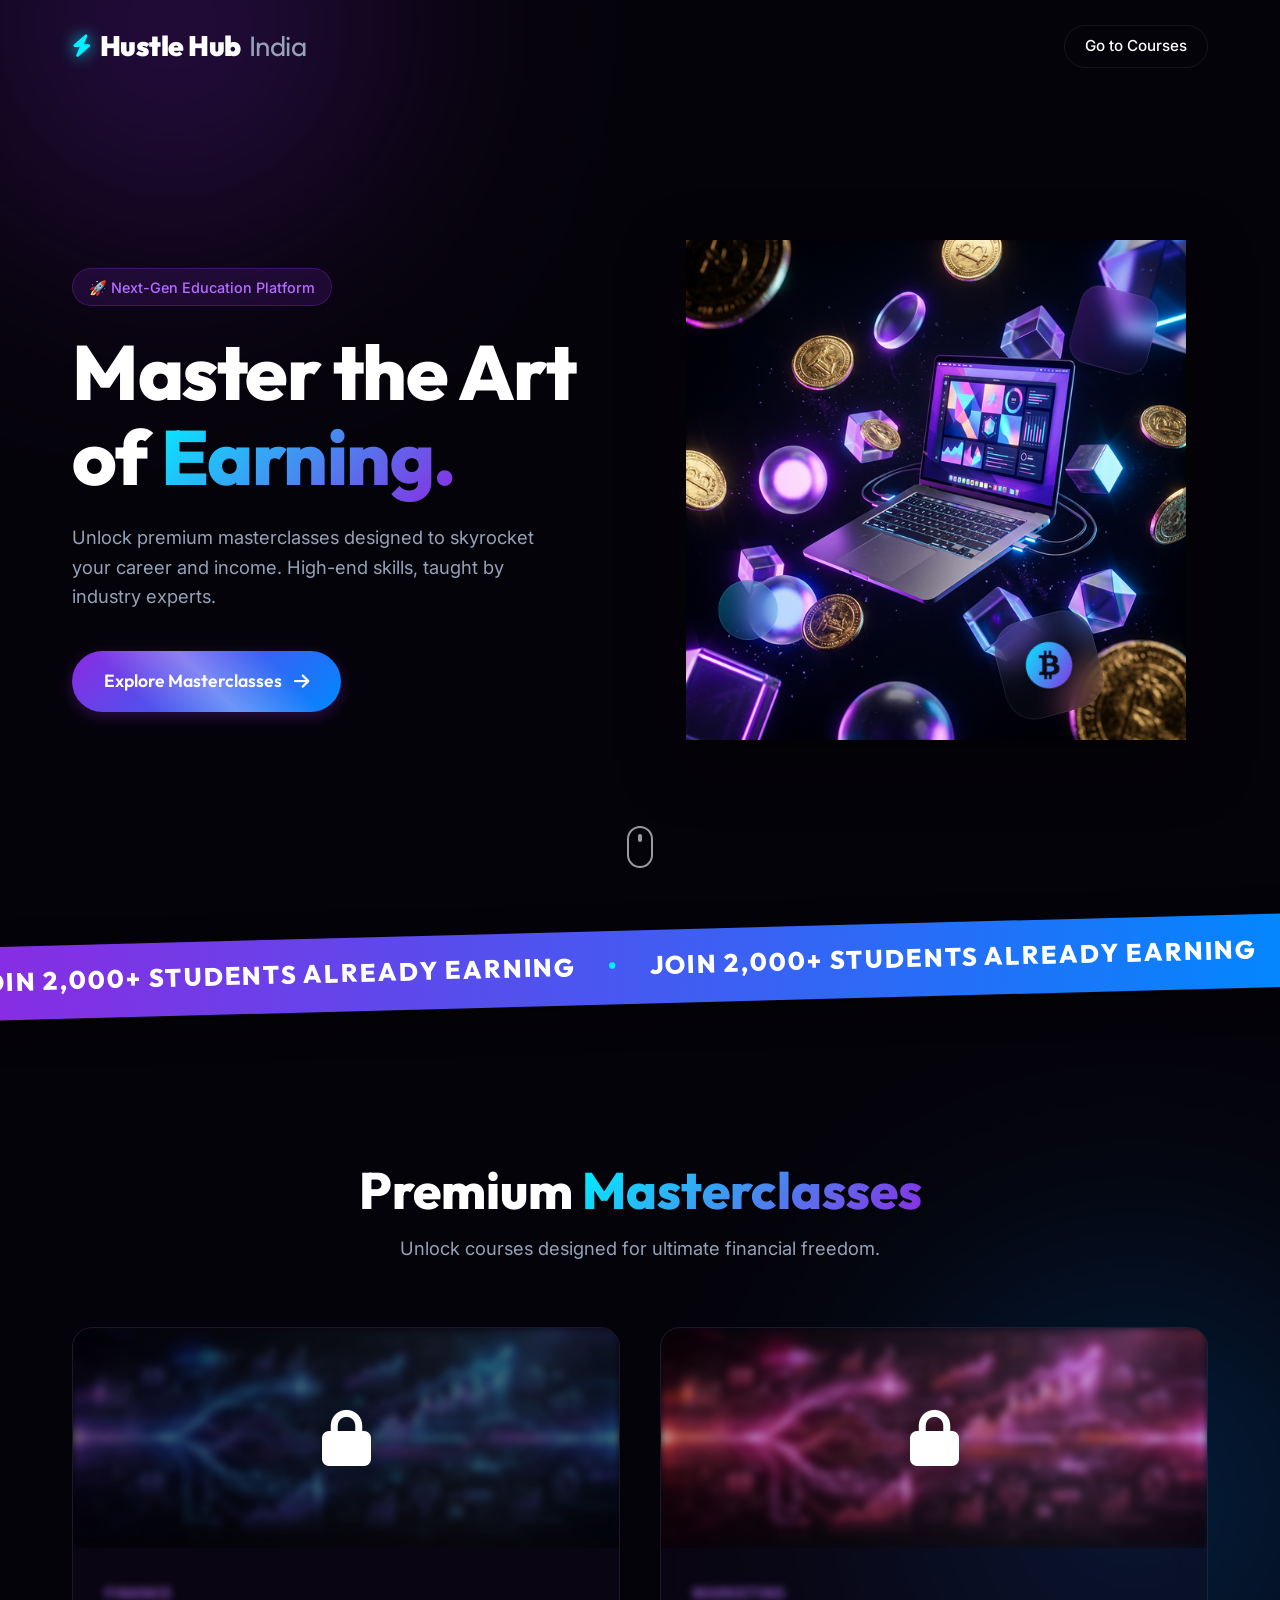
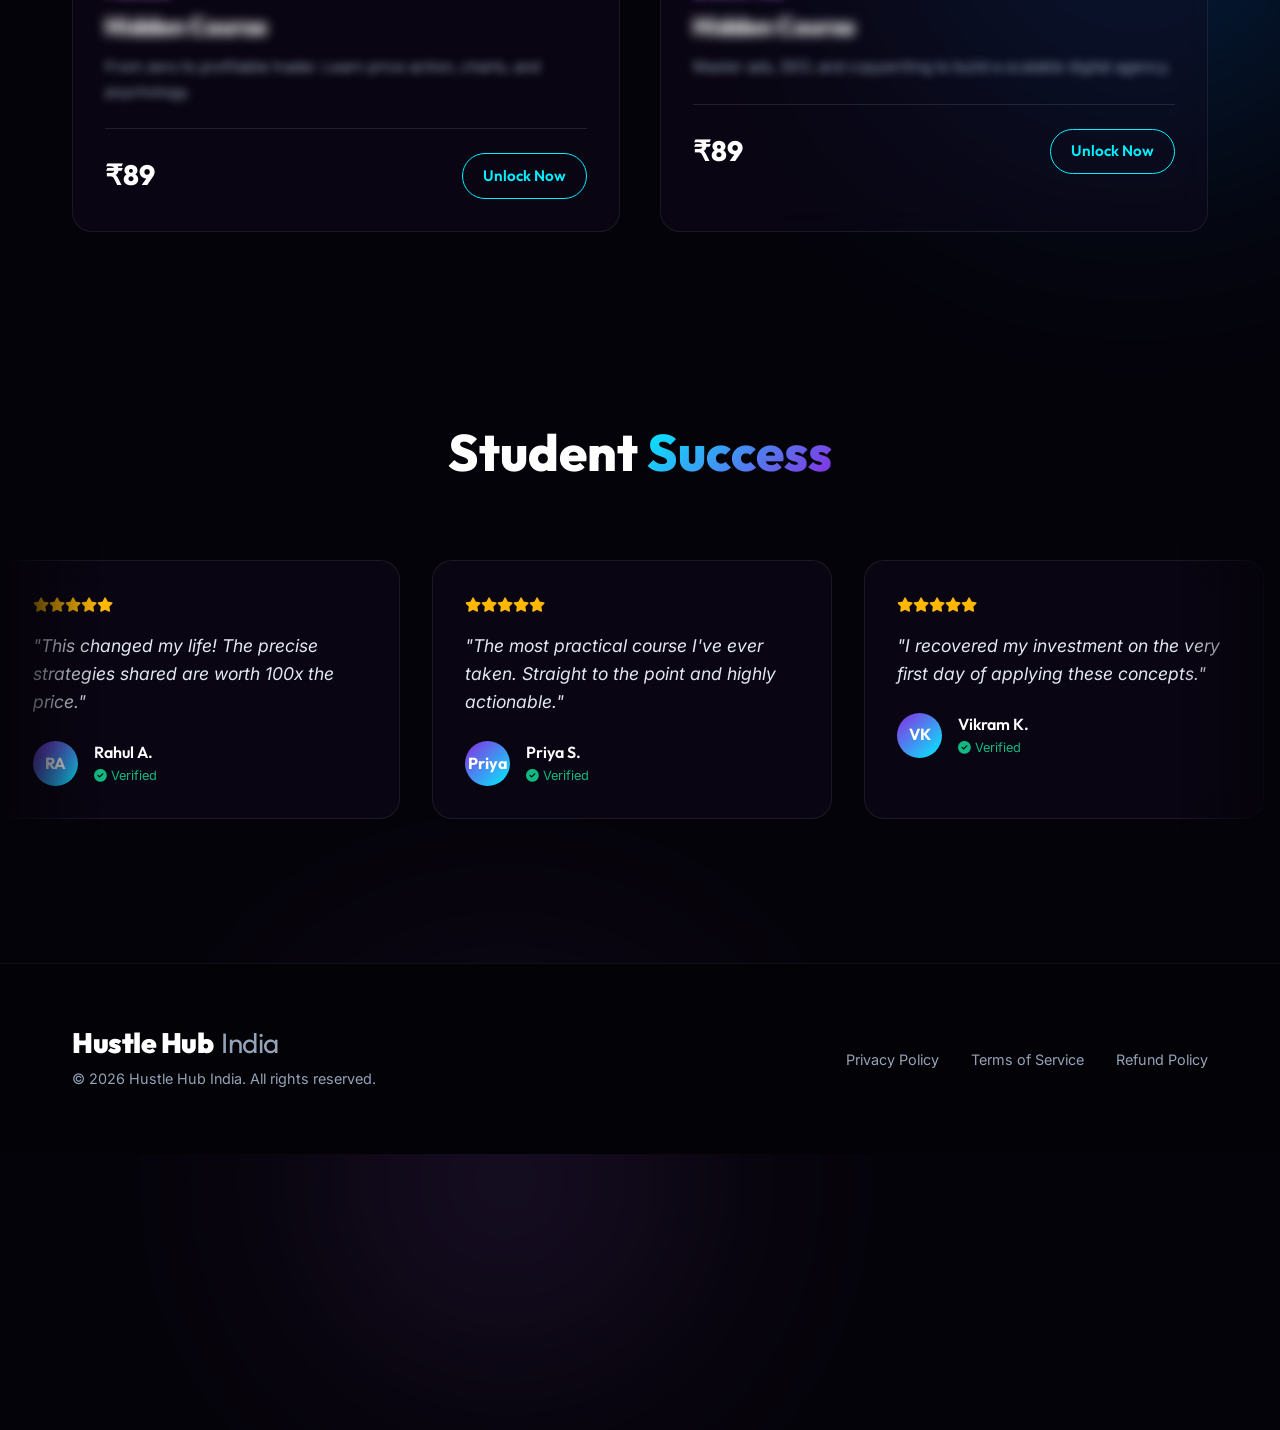
<file: index.html>
<!DOCTYPE html>
<html lang="en">
<head>
    <meta charset="UTF-8">
    <meta name="viewport" content="width=device-width, initial-scale=1.0">
    <title>Hustle Hub India | Master the Art of Earning</title>
    <meta name="description" content="Join Hustle Hub India's masterclasses. Learn Stock Market Mastery, Digital Marketing, and start earning today.">
    <!-- Google Fonts -->
    <link rel="preconnect" href="https://fonts.googleapis.com">
    <link rel="preconnect" href="https://fonts.gstatic.com" crossorigin>
    <link href="https://fonts.googleapis.com/css2?family=Inter:wght@300;400;500;600&family=Outfit:wght@300;400;600;800;900&display=swap" rel="stylesheet">
    <!-- Font Awesome -->
    <link rel="stylesheet" href="https://cdnjs.cloudflare.com/ajax/libs/font-awesome/6.4.0/css/all.min.css">
    <link rel="stylesheet" href="style.css">
</head>
<body>
    <!-- Ambient Background Lighting -->
    <div class="ambient-glow glow-1"></div>
    <div class="ambient-glow glow-2"></div>
    <div class="ambient-glow glow-3"></div>

    <!-- Header -->
    <header>
        <div class="container header-container">
            <a href="#" class="logo">
                <i class="fa-solid fa-bolt logo-icon"></i>
                Hustle Hub <span>India</span>
            </a>
            <a href="#courses" class="nav-cta">Go to Courses</a>
        </div>
    </header>

    <main>
        <!-- Hero Section -->
        <section class="hero" id="home">
            <div class="container hero-content">
                <div class="hero-text">
                    <div class="badge fade-in-up">🚀 Next-Gen Education Platform</div>
                    <h1 class="fade-in-up delay-1">Master the Art <br>of <span class="text-gradient">Earning.</span></h1>
                    <p class="fade-in-up delay-2">Unlock premium masterclasses designed to skyrocket your career and income. High-end skills, taught by industry experts.</p>
                    <div class="hero-actions fade-in-up delay-3">
                        <a href="#courses" class="btn btn-primary glow-button">
                            Explore Masterclasses
                            <i class="fa-solid fa-arrow-right"></i>
                        </a>
                    </div>
                </div>
                
                <div class="hero-visuals fade-in-up delay-2">
                    <!-- The generated 3D items image -->
                    <div class="main-3d-wrapper element-float">
                        <img src="assets/hero-bg.png" alt="3D Floating Elements" class="hero-img">
                        <div class="img-glow"></div>
                    </div>
                    
                    <!-- Floating CSS Elements for Anti-Gravity effect -->
                    <div class="floating-shape shape-1 glass border-glow"></div>
                    <div class="floating-shape shape-2 glass border-glow"></div>
                    <div class="floating-shape shape-3 glass border-glow">
                        <i class="fa-brands fa-bitcoin text-gradient"></i>
                    </div>
                </div>
            </div>
            
            <!-- Mouse scroll indicator -->
            <div class="scroll-indicator">
                <div class="mouse">
                    <div class="wheel"></div>
                </div>
            </div>
        </section>

        <!-- Social Proof Banner -->
        <section class="social-proof">
            <div class="banner-strip">
                <div class="banner-content">
                    <div class="marquee-wrapper">
                        <h2 class="marquee-text">
                            JOIN 2,000+ STUDENTS ALREADY EARNING <span class="dot">•</span> 
                            JOIN 2,000+ STUDENTS ALREADY EARNING <span class="dot">•</span> 
                            JOIN 2,000+ STUDENTS ALREADY EARNING <span class="dot">•</span> 
                            JOIN 2,000+ STUDENTS ALREADY EARNING <span class="dot">•</span> 
                        </h2>
                    </div>
                </div>
            </div>
        </section>

        <!-- Courses Section -->
        <section class="courses" id="courses">
            <div class="container">
                <div class="section-header text-center">
                    <h2 class="section-title">Premium <span class="text-gradient">Masterclasses</span></h2>
                    <p class="section-subtitle">Unlock courses designed for ultimate financial freedom.</p>
                </div>
                
                <div class="course-grid">
                    <!-- Course Card 1 -->
                    <div class="course-card glass reveal">
                        <div class="card-thumb">
                            <img src="assets/course-bg.png" alt="Stock Market Mastery">
                            <div class="thumb-overlay">
                                <i class="fa-solid fa-lock padlock-icon"></i>
                            </div>
                        </div>
                        <div class="card-content">
                            <span class="category" style="filter: blur(4px); user-select: none;">Finance</span>
                            <h3 style="filter: blur(6px); user-select: none;">Hidden Course</h3>
                            <p style="filter: blur(4px); user-select: none;">From zero to profitable trader. Learn price action, charts, and psychology.</p>
                            <div class="card-footer">
                                <span class="price">₹89</span>
                                <a href="payment.html" class="btn btn-small btn-outline">Unlock Now</a>
                            </div>
                        </div>
                    </div>

                    <!-- Course Card 2 -->
                    <div class="course-card glass reveal delay-1">
                        <div class="card-thumb">
                            <img src="assets/course-bg.png" alt="Digital Marketing Blueprint" style="filter: hue-rotate(90deg) blur(4px);">
                            <div class="thumb-overlay">
                                <i class="fa-solid fa-lock padlock-icon"></i>
                            </div>
                        </div>
                        <div class="card-content">
                            <span class="category" style="filter: blur(4px); user-select: none;">Marketing</span>
                            <h3 style="filter: blur(6px); user-select: none;">Hidden Course</h3>
                            <p style="filter: blur(4px); user-select: none;">Master ads, SEO, and copywriting to build a scalable digital agency.</p>
                            <div class="card-footer">
                                <span class="price">₹89</span>
                                <a href="payment.html" class="btn btn-small btn-outline">Unlock Now</a>
                            </div>
                        </div>
                    </div>
                </div>
            </div>
        </section>

        <!-- Dynamic Testimonials Section -->
        <section class="testimonials">
            <div class="container">
                <div class="section-header text-center">
                    <h2 class="section-title">Student <span class="text-gradient">Success</span></h2>
                </div>
                
                <div class="testimonial-slider">
                    <div class="testimonial-track">
                        <!-- Duplicate elements for continuous infinite scrolling -->
                        <div class="testimonial-card glass">
                            <div class="stars"><i class="fa-solid fa-star"></i><i class="fa-solid fa-star"></i><i class="fa-solid fa-star"></i><i class="fa-solid fa-star"></i><i class="fa-solid fa-star"></i></div>
                            <p class="quote">"This changed my life! The precise strategies shared are worth 100x the price."</p>
                            <div class="student-info">
                                <div class="avatar bg-gradient">RA</div>
                                <div class="name">Rahul A. <span class="verified"><i class="fa-solid fa-circle-check"></i> Verified</span></div>
                            </div>
                        </div>
                        
                        <div class="testimonial-card glass">
                            <div class="stars"><i class="fa-solid fa-star"></i><i class="fa-solid fa-star"></i><i class="fa-solid fa-star"></i><i class="fa-solid fa-star"></i><i class="fa-solid fa-star"></i></div>
                            <p class="quote">"The most practical course I've ever taken. Straight to the point and highly actionable."</p>
                            <div class="student-info">
                                <div class="avatar bg-gradient"> Priya</div>
                                <div class="name">Priya S. <span class="verified"><i class="fa-solid fa-circle-check"></i> Verified</span></div>
                            </div>
                        </div>

                        <div class="testimonial-card glass">
                            <div class="stars"><i class="fa-solid fa-star"></i><i class="fa-solid fa-star"></i><i class="fa-solid fa-star"></i><i class="fa-solid fa-star"></i><i class="fa-solid fa-star"></i></div>
                            <p class="quote">"I recovered my investment on the very first day of applying these concepts."</p>
                            <div class="student-info">
                                <div class="avatar bg-gradient"> VK</div>
                                <div class="name">Vikram K. <span class="verified"><i class="fa-solid fa-circle-check"></i> Verified</span></div>
                            </div>
                        </div>
                        
                        <!-- Duplicates for scrolling illusion -->
                        <div class="testimonial-card glass">
                            <div class="stars"><i class="fa-solid fa-star"></i><i class="fa-solid fa-star"></i><i class="fa-solid fa-star"></i><i class="fa-solid fa-star"></i><i class="fa-solid fa-star"></i></div>
                            <p class="quote">"This changed my life! The precise strategies shared are worth 100x the price."</p>
                            <div class="student-info">
                                <div class="avatar bg-gradient">RA</div>
                                <div class="name">Rahul A. <span class="verified"><i class="fa-solid fa-circle-check"></i> Verified</span></div>
                            </div>
                        </div>
                        
                        <div class="testimonial-card glass">
                            <div class="stars"><i class="fa-solid fa-star"></i><i class="fa-solid fa-star"></i><i class="fa-solid fa-star"></i><i class="fa-solid fa-star"></i><i class="fa-solid fa-star"></i></div>
                            <p class="quote">"The most practical course I've ever taken. Straight to the point and highly actionable."</p>
                            <div class="student-info">
                                <div class="avatar bg-gradient"> Priya</div>
                                <div class="name">Priya S. <span class="verified"><i class="fa-solid fa-circle-check"></i> Verified</span></div>
                            </div>
                        </div>
                    </div>
                </div>
            </div>
        </section>

        <!-- Payment section moved to payment.html -->
    </main>

    <footer>
        <div class="container">
            <div class="footer-content">
                <div class="footer-logo">
                    <h2 class="logo">Hustle Hub <span>India</span></h2>
                    <p class="copyright">© 2026 Hustle Hub India. All rights reserved.</p>
                </div>
                <div class="footer-links">
                    <a href="#">Privacy Policy</a>
                    <a href="#">Terms of Service</a>
                    <a href="#">Refund Policy</a>
                </div>
            </div>
        </div>
    </footer>

    <script src="script.js"></script>
</body>
</html>
</file>
<file: style.css>
/* -----------------------------
   ROOT VARIABLES & THEME SETTINGS
------------------------------ */
:root {
    /* Colors - Dark Mode Aesthetic with vibrant accents */
    --bg-dark: #05030a;
    --bg-card: rgba(18, 12, 34, 0.4);
    --bg-card-hover: rgba(28, 18, 54, 0.6);
    
    --accent-purple: #8a2be2;
    --accent-purple-light: #b66dff;
    --accent-blue: #00f0ff;
    --accent-blue-dark: #0088ff;
    
    --text-main: #ffffff;
    --text-muted: #94a3b8;
    
    /* Typography */
    --font-heading: 'Outfit', sans-serif;
    --font-body: 'Inter', sans-serif;
    
    /* Effects */
    --glass-border: 1px solid rgba(255, 255, 255, 0.08);
    --glass-border-focus: 1px solid rgba(138, 43, 226, 0.5);
    --glow-shadow: 0 0 20px rgba(138, 43, 226, 0.4);
    
    /* Transitions */
    --transition-smooth: all 0.4s cubic-bezier(0.4, 0, 0.2, 1);
}

* {
    margin: 0;
    padding: 0;
    box-sizing: border-box;
}

html {
    scroll-behavior: smooth;
}

body {
    font-family: var(--font-body);
    background-color: var(--bg-dark);
    color: var(--text-main);
    line-height: 1.6;
    overflow-x: hidden;
    position: relative;
}

/* -----------------------------
   AMBIENT BACKGROUNDS
------------------------------ */
.ambient-glow {
    position: absolute;
    border-radius: 50%;
    filter: blur(120px);
    z-index: -1;
    opacity: 0.4;
    pointer-events: none;
}

.glow-1 {
    top: -10%; left: -10%;
    width: 600px; height: 600px;
    background: radial-gradient(circle, var(--accent-purple) 0%, transparent 70%);
}

.glow-2 {
    top: 40%; right: -20%;
    width: 800px; height: 800px;
    background: radial-gradient(circle, var(--accent-blue-dark) 0%, transparent 60%);
    opacity: 0.3;
}

.glow-3 {
    bottom: -10%; left: 20%;
    width: 500px; height: 500px;
    background: radial-gradient(circle, var(--accent-purple-light) 0%, transparent 70%);
    opacity: 0.2;
}

/* -----------------------------
   TYPOGRAPHY & UTILITIES
------------------------------ */
h1, h2, h3, h4 {
    font-family: var(--font-heading);
    font-weight: 800;
    line-height: 1.1;
}

.text-gradient {
    background: linear-gradient(135deg, var(--accent-blue) 0%, var(--accent-purple) 100%);
    -webkit-background-clip: text;
    -webkit-text-fill-color: transparent;
    background-clip: text;
}

.text-blue {
    color: var(--accent-blue);
}

.container {
    width: 100%;
    max-width: 1200px;
    margin: 0 auto;
    padding: 0 2rem;
}

.container-sm {
    max-width: 800px;
}

.text-center { text-align: center; }
.w-100 { width: 100%; }
.mt-3 { margin-top: 1.5rem; }

/* Glassmorphism Classes */
.glass {
    background: var(--bg-card);
    backdrop-filter: blur(16px);
    -webkit-backdrop-filter: blur(16px);
    border: var(--glass-border);
    border-radius: 20px;
}

/* -----------------------------
   COMPONENTS
------------------------------ */
/* Buttons */
.btn {
    display: inline-flex;
    align-items: center;
    justify-content: center;
    gap: 0.75rem;
    padding: 1rem 2rem;
    border-radius: 50px;
    font-family: var(--font-heading);
    font-weight: 600;
    font-size: 1.1rem;
    cursor: pointer;
    text-decoration: none;
    transition: var(--transition-smooth);
    border: none;
}

.btn-primary {
    background: linear-gradient(135deg, var(--accent-purple) 0%, var(--accent-blue-dark) 100%);
    color: white;
    box-shadow: 0 4px 15px rgba(138, 43, 226, 0.3);
}

.btn-primary:hover {
    transform: translateY(-3px);
    box-shadow: 0 8px 25px rgba(0, 240, 255, 0.4);
}

.btn-outline {
    background: transparent;
    border: 1px solid var(--accent-blue);
    color: var(--accent-blue);
}

.btn-outline:hover {
    background: rgba(0, 240, 255, 0.1);
    box-shadow: 0 0 15px rgba(0, 240, 255, 0.3);
}

.btn-small {
    padding: 0.6rem 1.25rem;
    font-size: 0.95rem;
}

.glow-button {
    position: relative;
    overflow: hidden;
}

.glow-button::after {
    content: '';
    position: absolute;
    top: -50%; left: -50%; width: 200%; height: 200%;
    background: linear-gradient(transparent, rgba(255,255,255,0.3), transparent);
    transform: rotate(45deg);
    animation: buttonShine 4s infinite;
}

@keyframes buttonShine {
    0% { left: -100%; }
    20% { left: 100%; }
    100% { left: 100%; }
}

/* -----------------------------
   HEADER
------------------------------ */
header {
    position: fixed;
    top: 0; left: 0; width: 100%;
    z-index: 1000;
    padding: 1.5rem 0;
    transition: var(--transition-smooth);
    border-bottom: 1px solid transparent;
}

header.scrolled {
    background: rgba(5, 3, 10, 0.8);
    backdrop-filter: blur(20px);
    border-bottom: var(--glass-border);
    padding: 1rem 0;
}

.header-container {
    display: flex;
    justify-content: space-between;
    align-items: center;
}

.logo {
    font-family: var(--font-heading);
    font-size: 1.75rem;
    font-weight: 900;
    color: white;
    text-decoration: none;
    display: flex;
    align-items: center;
    gap: 0.5rem;
    letter-spacing: -0.5px;
}

.logo span {
    color: var(--text-muted);
    font-weight: 400;
}

.logo-icon {
    font-size: 1.4rem;
    color: var(--accent-blue);
    filter: drop-shadow(0 0 8px var(--accent-blue));
}

.nav-cta {
    color: white;
    text-decoration: none;
    font-weight: 500;
    font-family: var(--font-body);
    font-size: 0.95rem;
    padding: 0.5rem 1.25rem;
    border: var(--glass-border);
    border-radius: 50px;
    transition: var(--transition-smooth);
}

.nav-cta:hover {
    background: rgba(255,255,255,0.1);
}

/* -----------------------------
   HERO SECTION
------------------------------ */
.hero {
    min-height: 100vh;
    display: flex;
    align-items: center;
    padding-top: 5rem;
    position: relative;
}

.hero-content {
    display: grid;
    grid-template-columns: 1fr 1fr;
    gap: 3rem;
    align-items: center;
}

.hero-text .badge {
    display: inline-block;
    padding: 0.4rem 1rem;
    border-radius: 50px;
    background: rgba(138, 43, 226, 0.15);
    border: 1px solid rgba(138, 43, 226, 0.3);
    color: var(--accent-purple-light);
    font-weight: 500;
    font-size: 0.9rem;
    margin-bottom: 1.5rem;
}

.hero-text h1 {
    font-size: clamp(3.5rem, 6vw, 5rem);
    margin-bottom: 1.5rem;
    letter-spacing: -1.5px;
}

.hero-text p {
    font-size: 1.15rem;
    color: var(--text-muted);
    margin-bottom: 2.5rem;
    max-width: 90%;
}

.hero-visuals {
    position: relative;
    height: 500px;
    display: flex;
    justify-content: center;
    align-items: center;
}

.main-3d-wrapper {
    position: relative;
    width: 100%;
    height: 100%;
    z-index: 2;
}

.hero-img {
    width: 100%;
    height: 100%;
    object-fit: contain;
    filter: drop-shadow(0 20px 30px rgba(0,0,0,0.5));
}

.img-glow {
    position: absolute;
    top: 50%; left: 50%;
    transform: translate(-50%, -50%);
    width: 300px; height: 300px;
    background: radial-gradient(circle, rgba(0,240,255,0.2) 0%, transparent 60%);
    z-index: -1;
    border-radius: 50%;
}

/* Anti-Gravity Element Floating */
.element-float {
    animation: float 6s ease-in-out infinite;
}

.floating-shape {
    position: absolute;
    z-index: 3;
    animation: float 8s ease-in-out infinite alternate;
}

.shape-1 {
    width: 80px; height: 80px;
    border-radius: 20px;
    top: 10%; right: 10%;
    transform: rotate(15deg);
    background: linear-gradient(135deg, rgba(138,43,226,0.3) 0%, rgba(138,43,226,0.05) 100%);
    backdrop-filter: blur(8px);
    animation-delay: 1s;
}

.shape-2 {
    width: 60px; height: 60px;
    border-radius: 50%;
    bottom: 20%; left: 10%;
    background: linear-gradient(135deg, rgba(0,240,255,0.3) 0%, rgba(0,240,255,0.05) 100%);
    backdrop-filter: blur(12px);
    animation-delay: 2.5s;
    animation-duration: 7s;
}

.shape-3 {
    width: 100px; height: 100px;
    border-radius: 30px;
    bottom: 5%; right: 20%;
    transform: rotate(-15deg);
    display: flex; justify-content: center; align-items: center;
    font-size: 3rem;
    background: rgba(255,255,255,0.02);
    animation-delay: 0.5s;
}

@keyframes float {
    0% { transform: translateY(0px) rotate(0deg); }
    50% { transform: translateY(-30px) rotate(5deg); }
    100% { transform: translateY(0px) rotate(0deg); }
}

/* Mouse Scroll Indicator */
.scroll-indicator {
    position: absolute;
    bottom: 2rem;
    left: 50%;
    transform: translateX(-50%);
    opacity: 0.6;
}

.mouse {
    width: 26px; height: 42px;
    border: 2px solid white;
    border-radius: 20px;
    position: relative;
}

.wheel {
    width: 4px; height: 8px;
    background: white;
    border-radius: 2px;
    position: absolute;
    top: 6px; left: 50%;
    transform: translateX(-50%);
    animation: scroll 2s infinite;
}

@keyframes scroll {
    0% { top: 6px; opacity: 1; }
    100% { top: 20px; opacity: 0; }
}

/* -----------------------------
   SOCIAL PROOF BANNER
------------------------------ */
.social-proof {
    padding: 2rem 0;
    position: relative;
    z-index: 10;
}

.banner-strip {
    background: linear-gradient(90deg, var(--accent-purple) 0%, var(--accent-blue-dark) 100%);
    padding: 1.25rem 0;
    transform: rotate(-1.5deg) scale(1.05);
    box-shadow: 0 10px 30px rgba(0,0,0,0.5);
    overflow: hidden;
}

.marquee-wrapper {
    white-space: nowrap;
    overflow: hidden;
}

.marquee-text {
    display: inline-block;
    color: white;
    font-size: 1.5rem;
    font-weight: 800;
    text-transform: uppercase;
    letter-spacing: 2px;
    animation: marquee 20s linear infinite;
}

.dot {
    color: var(--accent-blue);
    margin: 0 1.5rem;
}

@keyframes marquee {
    0% { transform: translateX(0); }
    100% { transform: translateX(-50%); }
}

/* -----------------------------
   COURSES SECTION
------------------------------ */
.courses {
    padding: 8rem 0;
    position: relative;
}

.section-header {
    margin-bottom: 4rem;
}

.section-title {
    font-size: clamp(2.5rem, 4vw, 3.5rem);
    margin-bottom: 1rem;
}

.section-subtitle {
    font-size: 1.15rem;
    color: var(--text-muted);
}

.course-grid {
    display: grid;
    grid-template-columns: repeat(auto-fit, minmax(350px, 1fr));
    gap: 2.5rem;
}

.course-card {
    overflow: hidden;
    position: relative;
    transition: var(--transition-smooth);
}

.course-card:hover {
    transform: translateY(-10px);
    box-shadow: var(--glow-shadow);
    border-color: rgba(138, 43, 226, 0.4);
}

.card-thumb {
    height: 220px;
    position: relative;
    overflow: hidden;
}

.card-thumb img {
    width: 100%;
    height: 100%;
    object-fit: cover;
    filter: blur(4px) brightness(0.6);
    transition: var(--transition-smooth);
    opacity: 0.8;
}

.course-card:hover .card-thumb img {
    filter: blur(2px) brightness(0.8);
    transform: scale(1.05);
}

.thumb-overlay {
    position: absolute;
    top: 50%; left: 50%;
    transform: translate(-50%, -50%);
    z-index: 2;
}

.padlock-icon {
    font-size: 3.5rem;
    color: white;
    filter: drop-shadow(0 0 10px rgba(0,0,0,0.8));
    transition: var(--transition-smooth);
}

.course-card:hover .padlock-icon {
    transform: scale(1.1);
    color: var(--accent-blue);
    filter: drop-shadow(0 0 15px var(--accent-blue));
}

.card-content {
    padding: 2rem;
}

.category {
    font-size: 0.85rem;
    text-transform: uppercase;
    letter-spacing: 1px;
    color: var(--accent-purple-light);
    font-weight: 600;
    margin-bottom: 0.5rem;
    display: inline-block;
}

.card-content h3 {
    font-size: 1.5rem;
    margin-bottom: 1rem;
}

.card-content p {
    color: var(--text-muted);
    font-size: 0.95rem;
    margin-bottom: 1.5rem;
}

.card-footer {
    display: flex;
    justify-content: space-between;
    align-items: center;
    border-top: 1px solid rgba(255,255,255,0.1);
    padding-top: 1.5rem;
}

.price {
    font-family: var(--font-heading);
    font-size: 1.75rem;
    font-weight: 800;
    color: white;
}

/* -----------------------------
   TESTIMONIALS SECTION
------------------------------ */
.testimonials {
    padding: 4rem 0 8rem;
    overflow: hidden;
}

.testimonial-slider {
    position: relative;
    width: 100vw;
    left: 50%;
    transform: translateX(-50%);
    padding: 1rem 0;
}

/* Optional gradient fade on sides */
.testimonial-slider::before,
.testimonial-slider::after {
    content: '';
    position: absolute;
    top: 0; height: 100%; width: 100px;
    z-index: 2; pointer-events: none;
}
.testimonial-slider::before {
    left: 0; background: linear-gradient(90deg, var(--bg-dark), transparent);
}
.testimonial-slider::after {
    right: 0; background: linear-gradient(-90deg, var(--bg-dark), transparent);
}

.testimonial-track {
    display: flex;
    gap: 2rem;
    width: max-content;
    animation: scrollTrack 30s linear infinite;
}

.testimonial-track:hover {
    animation-play-state: paused;
}

@keyframes scrollTrack {
    0% { transform: translateX(0); }
    100% { transform: translateX(calc(-50% - 1rem)); } /* -50% because elements are duplicated */
}

.testimonial-card {
    width: 400px;
    padding: 2rem;
    flex-shrink: 0;
}

.stars {
    color: #ffb800;
    margin-bottom: 1rem;
    font-size: 0.9rem;
}

.quote {
    font-size: 1.1rem;
    font-style: italic;
    margin-bottom: 1.5rem;
    color: #e2e8f0;
}

.student-info {
    display: flex;
    align-items: center;
    gap: 1rem;
}

.avatar {
    width: 45px; height: 45px;
    border-radius: 50%;
    display: flex; justify-content: center; align-items: center;
    font-weight: bold;
    font-family: var(--font-heading);
}

.bg-gradient {
    background: linear-gradient(135deg, var(--accent-purple), var(--accent-blue));
    color: white;
}

.student-info .name {
    font-weight: 600;
    font-family: var(--font-heading);
}

.verified {
    display: block;
    font-size: 0.8rem;
    color: #10b981;
    font-weight: 400;
    font-family: var(--font-body);
}

/* -----------------------------
   CONVERSION SECTION
------------------------------ */
.conversion-section {
    padding: 6rem 0 10rem;
    position: relative;
}

.spotlight {
    position: relative;
    overflow: hidden;
}

.spotlight::before {
    content: '';
    position: absolute;
    top: -50%; left: -50%; width: 200%; height: 200%;
    background: radial-gradient(circle at center, rgba(138,43,226,0.1) 0%, transparent 40%);
    pointer-events: none;
    z-index: 0;
}

.conversion-wrapper {
    padding: 3rem;
    border: 1px solid rgba(255,255,255,0.1);
    box-shadow: 0 20px 50px rgba(0,0,0,0.5);
    position: relative;
    z-index: 1;
}

.payment-gateway {
    text-align: center;
    margin-bottom: 2rem;
}

.gateway-header h3 {
    font-size: 1.75rem;
    margin-bottom: 0.5rem;
}

.gateway-header p {
    color: var(--text-muted);
}

.payment-methods {
    display: flex;
    justify-content: center;
    gap: 1.5rem;
    margin: 1.5rem 0;
}

.method {
    width: 80px; height: 50px;
    background: rgba(255,255,255,0.05);
    border: 1px solid rgba(255,255,255,0.1);
    border-radius: 8px;
    display: flex; justify-content: center; align-items: center;
    font-size: 1.5rem;
    color: white;
    transition: var(--transition-smooth);
}

.method:hover {
    background: rgba(255,255,255,0.1);
    border-color: var(--accent-purple);
}

.form-divider {
    display: flex;
    align-items: center;
    text-align: center;
    margin: 3rem 0;
    color: var(--text-muted);
    font-size: 0.9rem;
}

.form-divider::before, .form-divider::after {
    content: '';
    flex: 1;
    border-bottom: 1px solid rgba(255, 255, 255, 0.1);
}

.form-divider span {
    padding: 0 1.5rem;
}

.contact-form h3 {
    font-size: 1.5rem;
    margin-bottom: 0.5rem;
    text-align: center;
}

.form-desc {
    text-align: center;
    color: var(--text-muted);
    margin-bottom: 2rem;
}

.input-group {
    position: relative;
    margin-bottom: 1.5rem;
}

.input-group i {
    position: absolute;
    left: 1rem;
    top: 50%;
    transform: translateY(-50%);
    color: var(--text-muted);
    z-index: 1;
}

.input-group input {
    width: 100%;
    padding: 1rem 1rem 1rem 3rem;
    background: rgba(0,0,0,0.3);
    border: 1px solid rgba(255,255,255,0.1);
    border-radius: 12px;
    color: white;
    font-family: var(--font-body);
    font-size: 1rem;
    outline: none;
    transition: var(--transition-smooth);
}

.input-group input:focus {
    border-color: var(--accent-blue);
    background: rgba(0,0,0,0.5);
    box-shadow: 0 0 15px rgba(0,240,255,0.1);
}

.info-note {
    display: flex;
    gap: 1rem;
    padding: 1rem;
    background: rgba(0, 240, 255, 0.05);
    border-left: 3px solid var(--accent-blue);
    border-radius: 8px;
    margin-bottom: 2rem;
    font-size: 0.85rem;
    color: var(--text-muted);
}

/* -----------------------------
   FOOTER
------------------------------ */
footer {
    border-top: 1px solid rgba(255,255,255,0.05);
    padding: 4rem 0;
    background: #030206;
}

.footer-content {
    display: flex;
    justify-content: space-between;
    align-items: center;
    flex-wrap: wrap;
    gap: 2rem;
}

.copyright {
    color: var(--text-muted);
    font-size: 0.9rem;
    margin-top: 0.5rem;
}

.footer-links {
    display: flex;
    gap: 2rem;
}

.footer-links a {
    color: var(--text-muted);
    text-decoration: none;
    font-size: 0.9rem;
    transition: var(--transition-smooth);
}

.footer-links a:hover {
    color: white;
}

/* -----------------------------
   RESPONSIVE DESIGN
------------------------------ */
@media (max-width: 992px) {
    .hero-content {
        grid-template-columns: 1fr;
        text-align: center;
        margin-top: 2rem;
    }
    
    .hero-text p {
        margin: 0 auto 2.5rem;
    }
    
    .hero-visuals {
        height: 400px;
    }
}

@media (max-width: 768px) {
    .container {
        padding: 0 1.5rem;
    }
    
    h1 {
        font-size: 3rem;
    }
    
    .conversion-wrapper {
        padding: 2rem 1.5rem;
    }
    
    .footer-content {
        flex-direction: column;
        text-align: center;
    }
}

/* Base Animation Utilities */
.fade-in-up {
    opacity: 0;
    transform: translateY(30px);
    animation: fadeInUp 0.8s forwards cubic-bezier(0.4, 0, 0.2, 1);
}

.delay-1 { animation-delay: 0.2s; }
.delay-2 { animation-delay: 0.4s; }
.delay-3 { animation-delay: 0.6s; }

@keyframes fadeInUp {
    to {
        opacity: 1;
        transform: translateY(0);
    }
}
</file>
